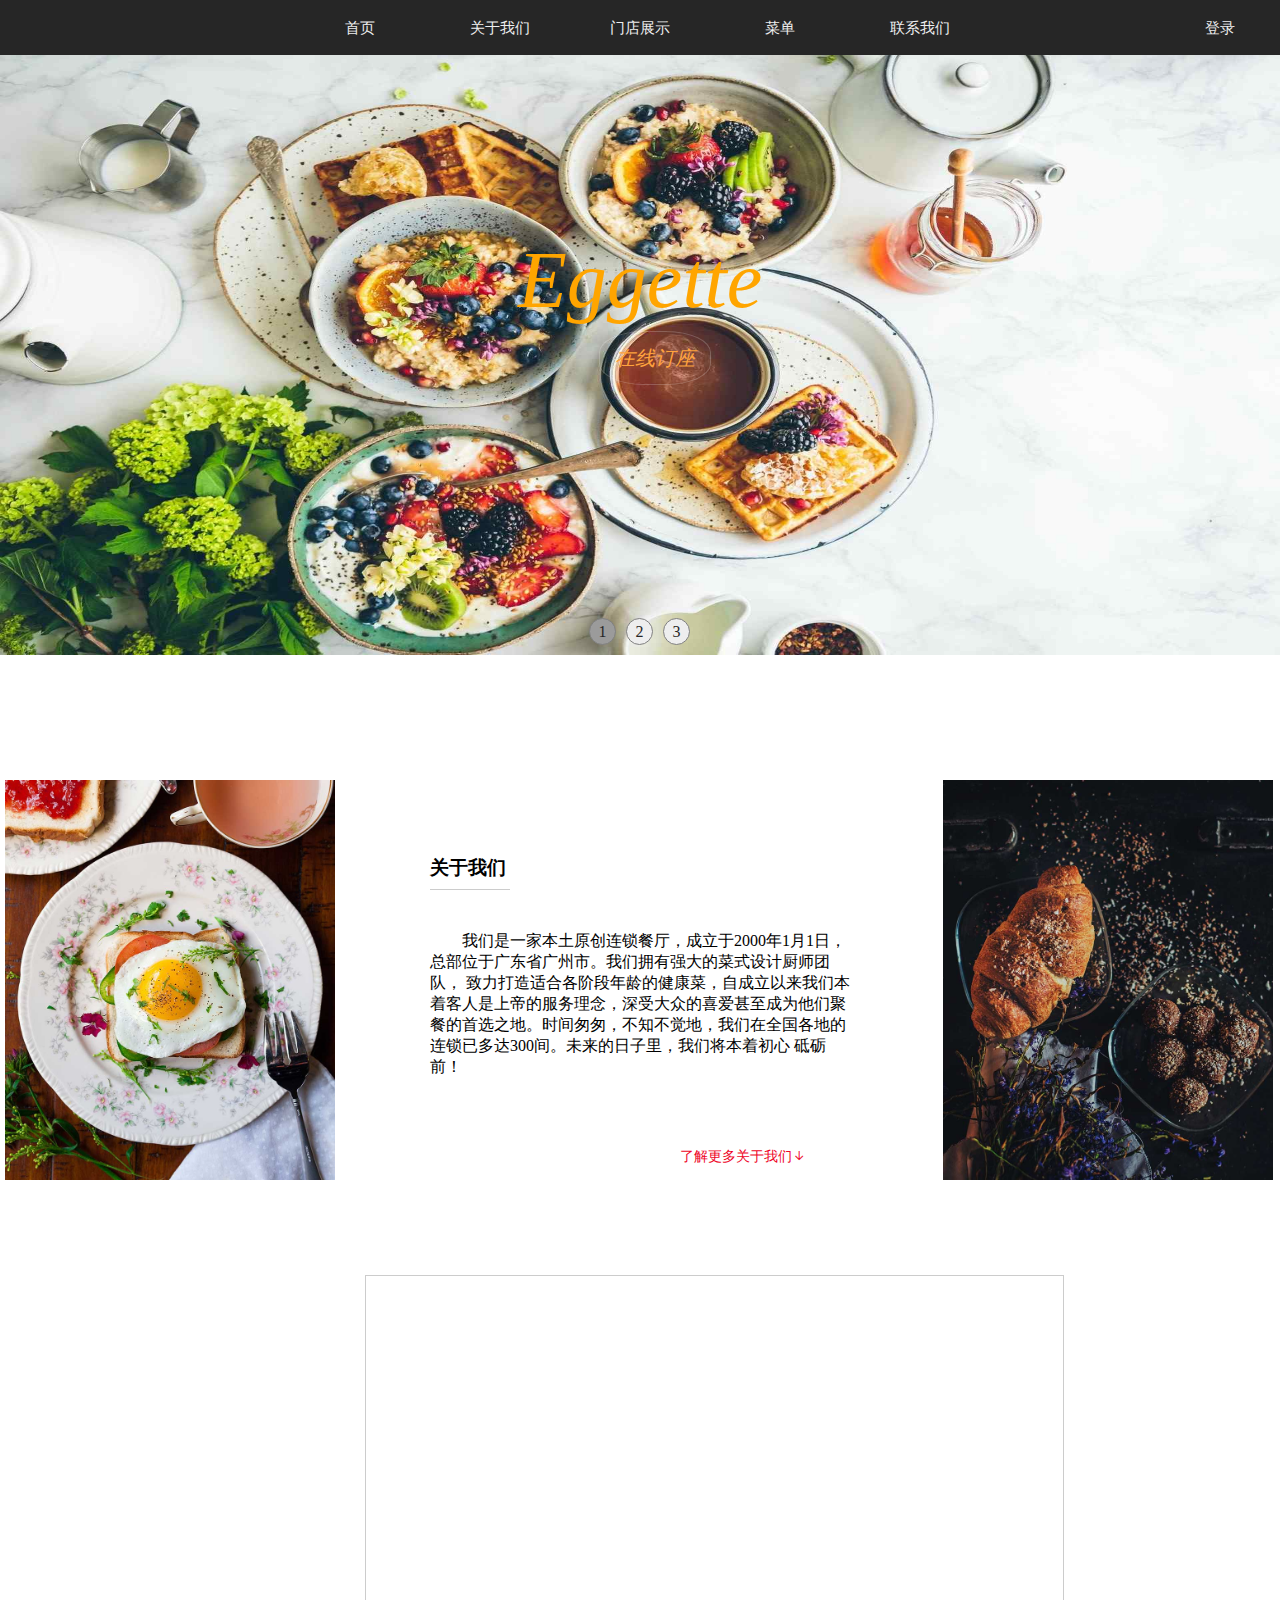
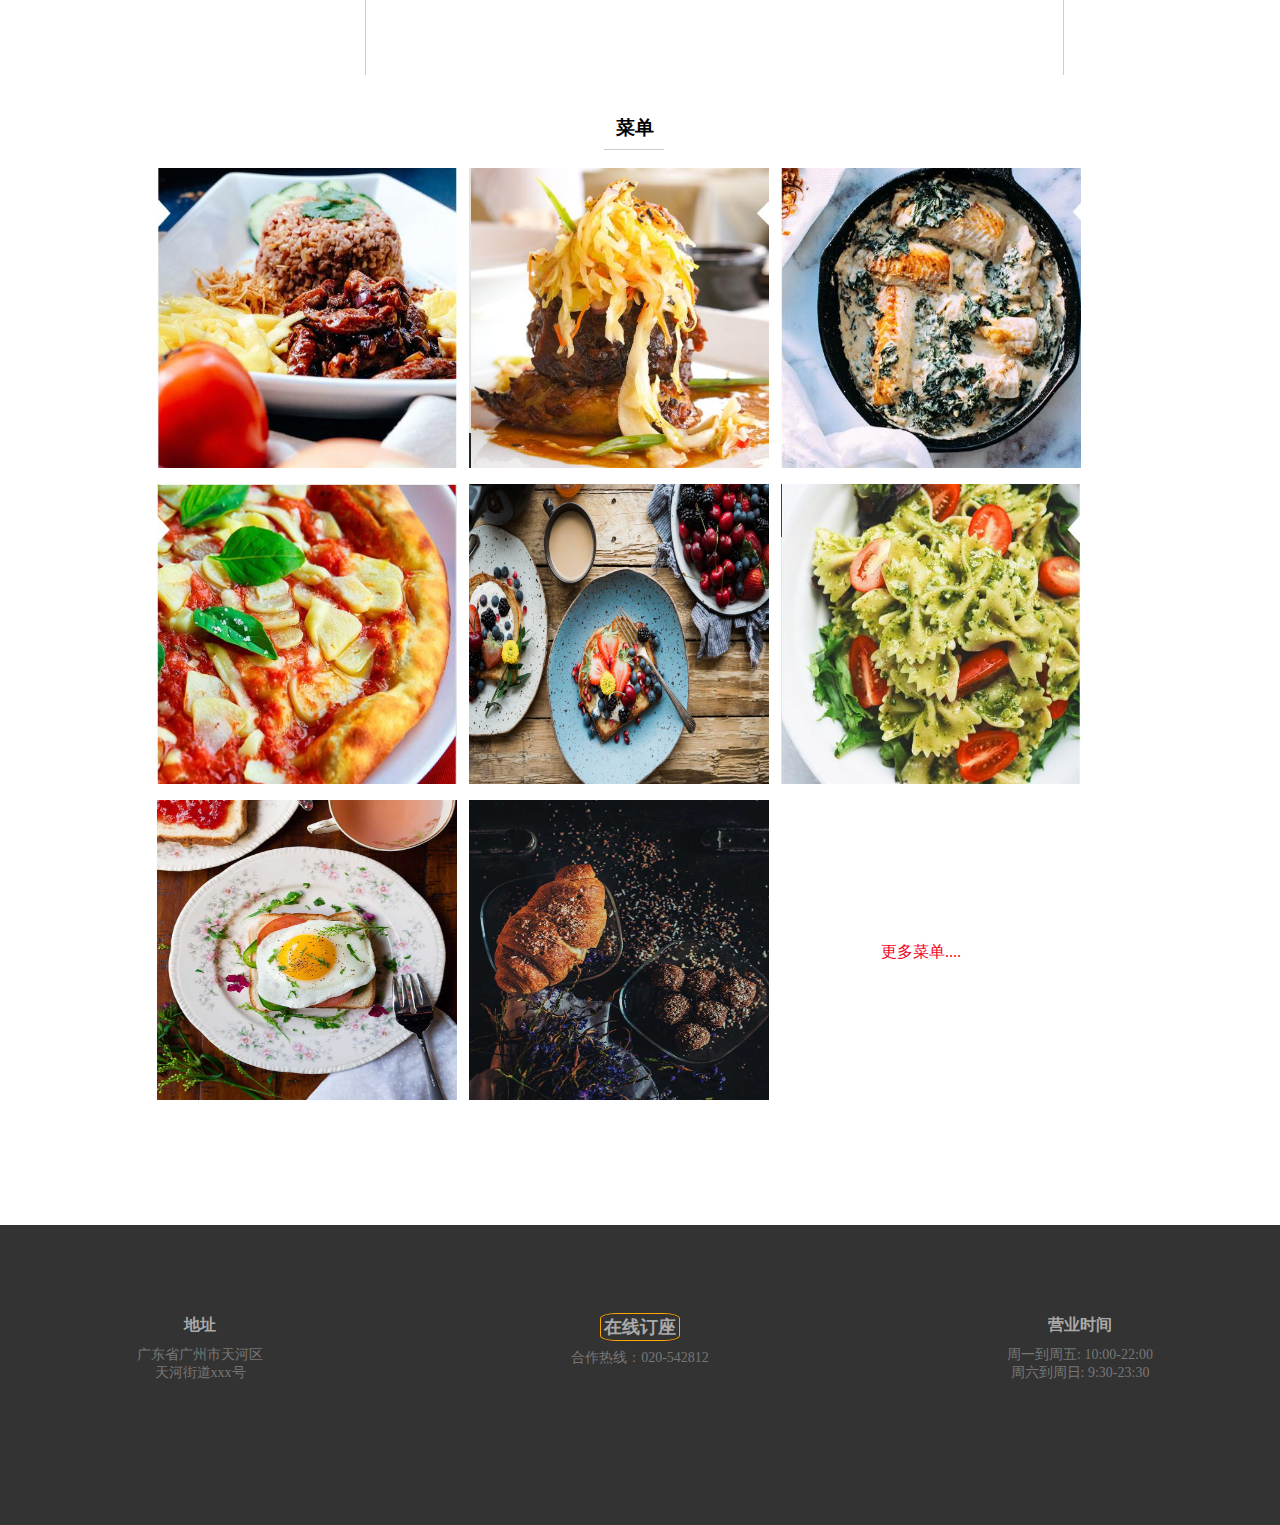
<file: index.html>
<!DOCTYPE html>
<html lang="en">
<head>
    <meta charset="UTF-8">
    <meta name="viewport" content="width=device-width, initial-scale=1.0">
    <title>鸡蛋仔餐饮连锁</title>
    <link rel="icon" href="favicon.ico" >
    <!-- 标签页的图标，找一个格式为ico的图标并引入 -->
    <link rel="stylesheet" href="./css/reset.css"> 
    <link rel="stylesheet" href="./css/index.css"> 
    <script src="./js/index.js"></script>
</head>
<body>
    <!-- 头部导航条 -->
    <div id="nav">
        <div class="nav-content clearF" >
            <ul>
                <li>
                    <a href="#banner">首页</a>
                </li>
            </ul>
            <ul>
                <li>
                    <a href="#aboutUs">关于我们</a>
                </li>
            </ul>
            <ul>
                <li>
                    <a href="#unLineShop">门店展示</a>
                </li>
            </ul>
            <ul>
                <li>
                    <a href="#menu">菜单</a>
                </li>
            </ul>
            <ul>
                <li>
                    <a href="#contactUs">联系我们</a>
                </li>
            </ul>
            <div class="login">
                <a href="#">登录</a>
            </div>
        </div>
    </div>
     <!-- 头部导航条结束 -->

     <!-- 轮播图 -->
     <div id="banner">
         <ul id="bannerImg" class="clearF">
             <li>
                 <a href="#"><img src="./img/a.jpg" alt=""></a>
             </li>
             <li>
                <a href="#"><img src="./img/b.jpg" alt=""></a>
            </li>
             <li>
                <a href="#"><img src="./img/c.jpg" alt=""></a>
            </li>
            <li>
                <a href="#"><img src="./img/a.jpg" alt=""></a>
            </li>
         </ul>
         <ul id="bannerNum" class="clearF" >
            <li>1</li>
            <li>2</li>
            <li>3</li>
         </ul>
         <em>Eggette</em>
         <div class="call">
            <a  href="#">在线订座</a> 
         </div>
      
     </div>
     <!-- 轮播图结束 -->
    
     <!-- 关于我们 -->
     <div id="aboutUs" class="clearF">
        <div class="left">
            <img src="./img/d.jpg" alt="" >
        </div>
        <div class="center">
            <h3>关于我们</h3>
            <p>我们是一家本土原创连锁餐厅，成立于2000年1月1日，总部位于广东省广州市。我们拥有强大的菜式设计厨师团队，
                致力打造适合各阶段年龄的健康菜，自成立以来我们本着客人是上帝的服务理念，深受大众的喜爱甚至成为他们聚
                餐的首选之地。时间匆匆，不知不觉地，我们在全国各地的连锁已多达300间。未来的日子里，我们将本着初心
                砥砺前！</p>
            <span class="iconfont">
                <a href="#unLineShop">
                    了解更多关于我们&#xe689;
                </a>
            </span>
        </div>
        <div class="right">
            <img src="./img/e.jpg" alt="" >
        </div>
     </div>
     <!-- 关于我们结束 -->

     <!-- 门店展示 -->
     <div id="unLineShop">  
         <iframe src="map.html" frameborder="0" ></iframe>
     </div>
     <!-- 门店展示结束 -->

     <!-- 菜单 -->
     <div id="menu">
        <h3>菜单</h3>
        <table class="box">
            <tr>
                <td>
                    <img src="./img/menu3.jpg" alt="">
                </td>
                <td>
                    <img src="./img/menu5.jpg" alt="">
                </td>
                <td>
                    <img src="./img/menu2.jpg" alt="">
                </td>
            </tr> 
            <tr>
                <td>
                    <img src="./img/menu4.jpg" alt="">
                </td>
                <td>
                    <img src="./img/meun6.jpg" alt="">
                </td>
                <td>
                    <img src="./img/menu1.jpg" alt="">
                </td>
            </tr>
            <tr>
                <td>
                    <img src="./img/d.jpg" alt="">
                </td>
                <td>
                    <img src="./img/e.jpg" alt="">
                </td>
                <td>
                    <a href="#">更多菜单....</a>
                </td>
            </tr>
        </table>
     </div>
     <!-- 菜单结束 -->

     <!-- 联系我们 -->
     <div id="contactUs">
        <div class="left">
                <h3>地址</h3>
                <p>广东省广州市天河区</p>
                <p>天河街道xxx号</p>
        </div>
        <div class="center">      
                <h3><a href="#">在线订座</a></h3> 
                <p>合作热线：020-542812  </p> 
        </div>
        <div class="right">
                <h3>营业时间</h3>
                <p>周一到周五: 10:00-22:00</p>
                <p>周六到周日: 9:30-23:30</p>
        </div>
       
     </div>
     <!-- 联系我们结束 -->


     <!-- 待完成功能
    1）实现登录按钮（弹窗）
    2）门店展示部分
    3）更多菜单
    4）订座功能（弹窗）
    -->



   


     
</body>
</html>
</file>
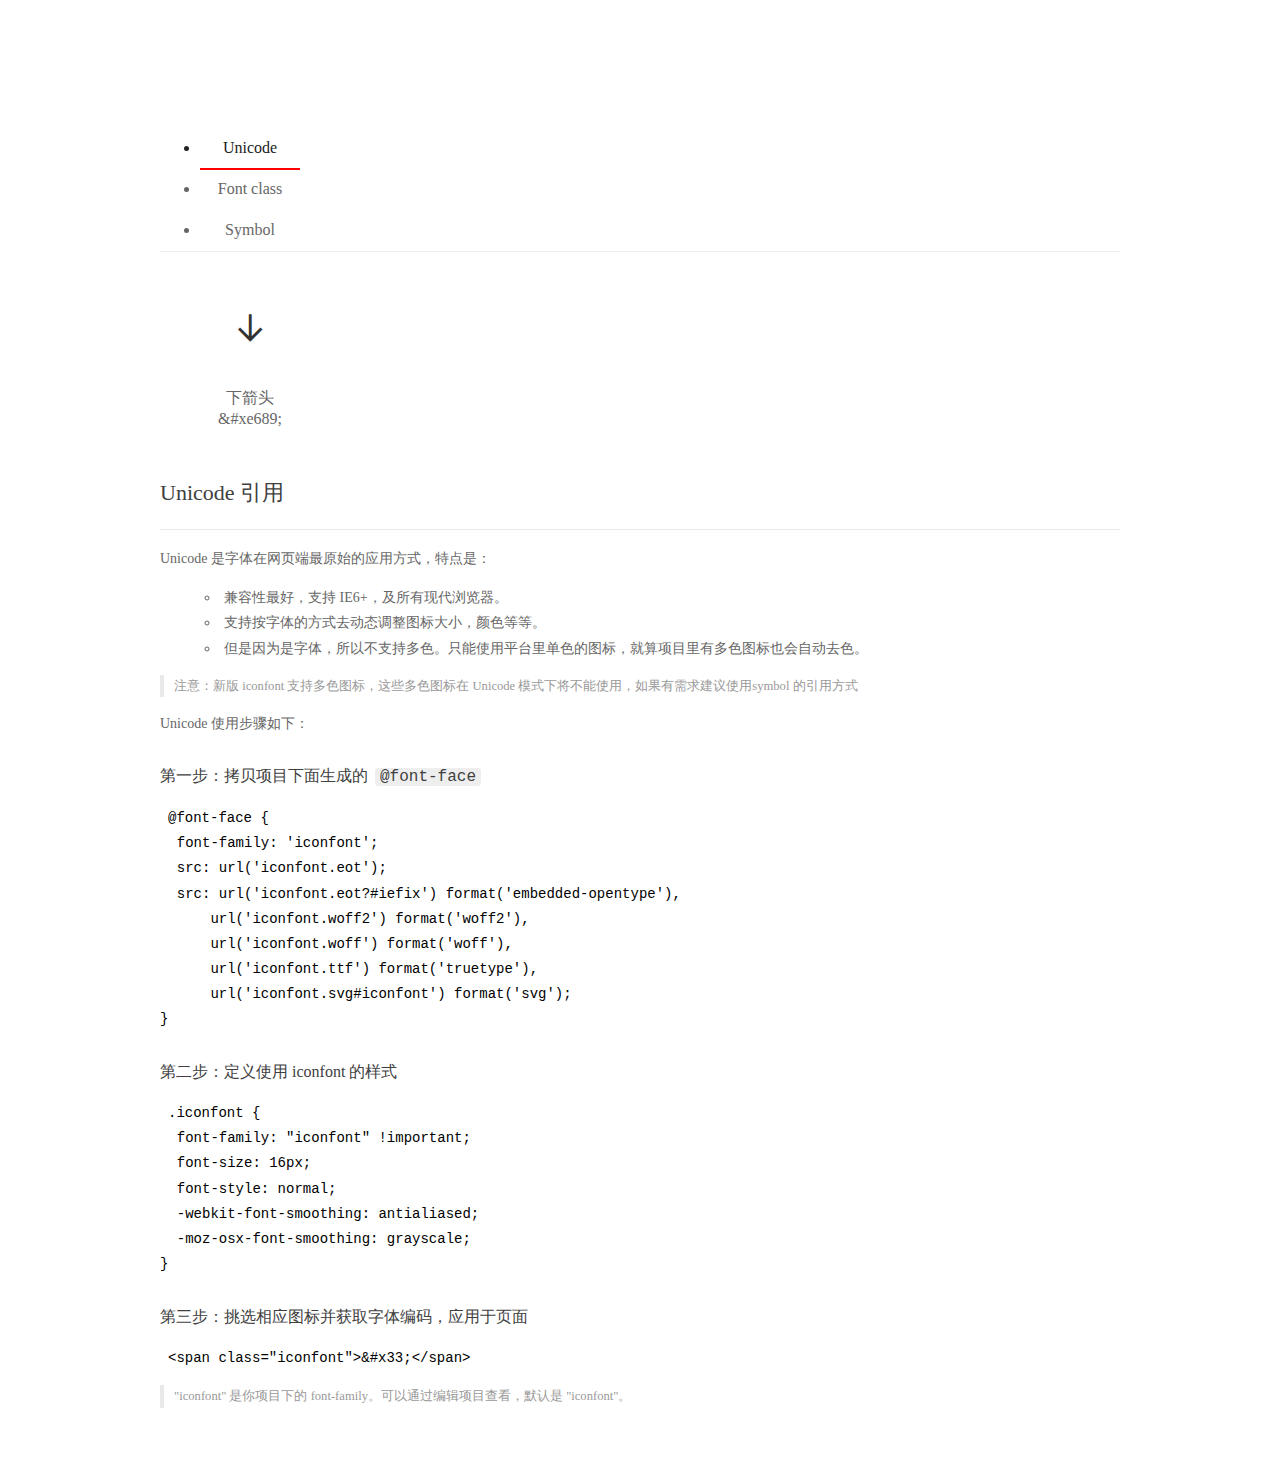
<file: img/font_r8l1mzgpeh/demo_index.html>
<!DOCTYPE html>
<html>
<head>
  <meta charset="utf-8"/>
  <title>IconFont Demo</title>
  <link rel="shortcut icon" href="https://gtms04.alicdn.com/tps/i4/TB1_oz6GVXXXXaFXpXXJDFnIXXX-64-64.ico" type="image/x-icon"/>
  <link rel="stylesheet" href="https://g.alicdn.com/thx/cube/1.3.2/cube.min.css">
  <link rel="stylesheet" href="demo.css">
  <link rel="stylesheet" href="iconfont.css">
  <script src="iconfont.js"></script>
  <!-- jQuery -->
  <script src="https://a1.alicdn.com/oss/uploads/2018/12/26/7bfddb60-08e8-11e9-9b04-53e73bb6408b.js"></script>
  <!-- 代码高亮 -->
  <script src="https://a1.alicdn.com/oss/uploads/2018/12/26/a3f714d0-08e6-11e9-8a15-ebf944d7534c.js"></script>
</head>
<body>
  <div class="main">
    <h1 class="logo"><a href="https://www.iconfont.cn/" title="iconfont 首页" target="_blank">&#xe86b;</a></h1>
    <div class="nav-tabs">
      <ul id="tabs" class="dib-box">
        <li class="dib active"><span>Unicode</span></li>
        <li class="dib"><span>Font class</span></li>
        <li class="dib"><span>Symbol</span></li>
      </ul>
      
    </div>
    <div class="tab-container">
      <div class="content unicode" style="display: block;">
          <ul class="icon_lists dib-box">
          
            <li class="dib">
              <span class="icon iconfont">&#xe689;</span>
                <div class="name">下箭头</div>
                <div class="code-name">&amp;#xe689;</div>
              </li>
          
          </ul>
          <div class="article markdown">
          <h2 id="unicode-">Unicode 引用</h2>
          <hr>

          <p>Unicode 是字体在网页端最原始的应用方式，特点是：</p>
          <ul>
            <li>兼容性最好，支持 IE6+，及所有现代浏览器。</li>
            <li>支持按字体的方式去动态调整图标大小，颜色等等。</li>
            <li>但是因为是字体，所以不支持多色。只能使用平台里单色的图标，就算项目里有多色图标也会自动去色。</li>
          </ul>
          <blockquote>
            <p>注意：新版 iconfont 支持多色图标，这些多色图标在 Unicode 模式下将不能使用，如果有需求建议使用symbol 的引用方式</p>
          </blockquote>
          <p>Unicode 使用步骤如下：</p>
          <h3 id="-font-face">第一步：拷贝项目下面生成的 <code>@font-face</code></h3>
<pre><code class="language-css"
>@font-face {
  font-family: 'iconfont';
  src: url('iconfont.eot');
  src: url('iconfont.eot?#iefix') format('embedded-opentype'),
      url('iconfont.woff2') format('woff2'),
      url('iconfont.woff') format('woff'),
      url('iconfont.ttf') format('truetype'),
      url('iconfont.svg#iconfont') format('svg');
}
</code></pre>
          <h3 id="-iconfont-">第二步：定义使用 iconfont 的样式</h3>
<pre><code class="language-css"
>.iconfont {
  font-family: "iconfont" !important;
  font-size: 16px;
  font-style: normal;
  -webkit-font-smoothing: antialiased;
  -moz-osx-font-smoothing: grayscale;
}
</code></pre>
          <h3 id="-">第三步：挑选相应图标并获取字体编码，应用于页面</h3>
<pre>
<code class="language-html"
>&lt;span class="iconfont"&gt;&amp;#x33;&lt;/span&gt;
</code></pre>
          <blockquote>
            <p>"iconfont" 是你项目下的 font-family。可以通过编辑项目查看，默认是 "iconfont"。</p>
          </blockquote>
          </div>
      </div>
      <div class="content font-class">
        <ul class="icon_lists dib-box">
          
          <li class="dib">
            <span class="icon iconfont icon-xiajiantou"></span>
            <div class="name">
              下箭头
            </div>
            <div class="code-name">.icon-xiajiantou
            </div>
          </li>
          
        </ul>
        <div class="article markdown">
        <h2 id="font-class-">font-class 引用</h2>
        <hr>

        <p>font-class 是 Unicode 使用方式的一种变种，主要是解决 Unicode 书写不直观，语意不明确的问题。</p>
        <p>与 Unicode 使用方式相比，具有如下特点：</p>
        <ul>
          <li>兼容性良好，支持 IE8+，及所有现代浏览器。</li>
          <li>相比于 Unicode 语意明确，书写更直观。可以很容易分辨这个 icon 是什么。</li>
          <li>因为使用 class 来定义图标，所以当要替换图标时，只需要修改 class 里面的 Unicode 引用。</li>
          <li>不过因为本质上还是使用的字体，所以多色图标还是不支持的。</li>
        </ul>
        <p>使用步骤如下：</p>
        <h3 id="-fontclass-">第一步：引入项目下面生成的 fontclass 代码：</h3>
<pre><code class="language-html">&lt;link rel="stylesheet" href="./iconfont.css"&gt;
</code></pre>
        <h3 id="-">第二步：挑选相应图标并获取类名，应用于页面：</h3>
<pre><code class="language-html">&lt;span class="iconfont icon-xxx"&gt;&lt;/span&gt;
</code></pre>
        <blockquote>
          <p>"
            iconfont" 是你项目下的 font-family。可以通过编辑项目查看，默认是 "iconfont"。</p>
        </blockquote>
      </div>
      </div>
      <div class="content symbol">
          <ul class="icon_lists dib-box">
          
            <li class="dib">
                <svg class="icon svg-icon" aria-hidden="true">
                  <use xlink:href="#icon-xiajiantou"></use>
                </svg>
                <div class="name">下箭头</div>
                <div class="code-name">#icon-xiajiantou</div>
            </li>
          
          </ul>
          <div class="article markdown">
          <h2 id="symbol-">Symbol 引用</h2>
          <hr>

          <p>这是一种全新的使用方式，应该说这才是未来的主流，也是平台目前推荐的用法。相关介绍可以参考这篇<a href="">文章</a>
            这种用法其实是做了一个 SVG 的集合，与另外两种相比具有如下特点：</p>
          <ul>
            <li>支持多色图标了，不再受单色限制。</li>
            <li>通过一些技巧，支持像字体那样，通过 <code>font-size</code>, <code>color</code> 来调整样式。</li>
            <li>兼容性较差，支持 IE9+，及现代浏览器。</li>
            <li>浏览器渲染 SVG 的性能一般，还不如 png。</li>
          </ul>
          <p>使用步骤如下：</p>
          <h3 id="-symbol-">第一步：引入项目下面生成的 symbol 代码：</h3>
<pre><code class="language-html">&lt;script src="./iconfont.js"&gt;&lt;/script&gt;
</code></pre>
          <h3 id="-css-">第二步：加入通用 CSS 代码（引入一次就行）：</h3>
<pre><code class="language-html">&lt;style&gt;
.icon {
  width: 1em;
  height: 1em;
  vertical-align: -0.15em;
  fill: currentColor;
  overflow: hidden;
}
&lt;/style&gt;
</code></pre>
          <h3 id="-">第三步：挑选相应图标并获取类名，应用于页面：</h3>
<pre><code class="language-html">&lt;svg class="icon" aria-hidden="true"&gt;
  &lt;use xlink:href="#icon-xxx"&gt;&lt;/use&gt;
&lt;/svg&gt;
</code></pre>
          </div>
      </div>

    </div>
  </div>
  <script>
  $(document).ready(function () {
      $('.tab-container .content:first').show()

      $('#tabs li').click(function (e) {
        var tabContent = $('.tab-container .content')
        var index = $(this).index()

        if ($(this).hasClass('active')) {
          return
        } else {
          $('#tabs li').removeClass('active')
          $(this).addClass('active')

          tabContent.hide().eq(index).fadeIn()
        }
      })
    })
  </script>
</body>
</html>
</file>
<file: img/font_r8l1mzgpeh/demo.css>
/* Logo 字体 */
@font-face {
  font-family: "iconfont logo";
  src: url('https://at.alicdn.com/t/font_985780_km7mi63cihi.eot?t=1545807318834');
  src: url('https://at.alicdn.com/t/font_985780_km7mi63cihi.eot?t=1545807318834#iefix') format('embedded-opentype'),
    url('https://at.alicdn.com/t/font_985780_km7mi63cihi.woff?t=1545807318834') format('woff'),
    url('https://at.alicdn.com/t/font_985780_km7mi63cihi.ttf?t=1545807318834') format('truetype'),
    url('https://at.alicdn.com/t/font_985780_km7mi63cihi.svg?t=1545807318834#iconfont') format('svg');
}

.logo {
  font-family: "iconfont logo";
  font-size: 160px;
  font-style: normal;
  -webkit-font-smoothing: antialiased;
  -moz-osx-font-smoothing: grayscale;
}

/* tabs */
.nav-tabs {
  position: relative;
}

.nav-tabs .nav-more {
  position: absolute;
  right: 0;
  bottom: 0;
  height: 42px;
  line-height: 42px;
  color: #666;
}

#tabs {
  border-bottom: 1px solid #eee;
}

#tabs li {
  cursor: pointer;
  width: 100px;
  height: 40px;
  line-height: 40px;
  text-align: center;
  font-size: 16px;
  border-bottom: 2px solid transparent;
  position: relative;
  z-index: 1;
  margin-bottom: -1px;
  color: #666;
}


#tabs .active {
  border-bottom-color: #f00;
  color: #222;
}

.tab-container .content {
  display: none;
}

/* 页面布局 */
.main {
  padding: 30px 100px;
  width: 960px;
  margin: 0 auto;
}

.main .logo {
  color: #333;
  text-align: left;
  margin-bottom: 30px;
  line-height: 1;
  height: 110px;
  margin-top: -50px;
  overflow: hidden;
  *zoom: 1;
}

.main .logo a {
  font-size: 160px;
  color: #333;
}

.helps {
  margin-top: 40px;
}

.helps pre {
  padding: 20px;
  margin: 10px 0;
  border: solid 1px #e7e1cd;
  background-color: #fffdef;
  overflow: auto;
}

.icon_lists {
  width: 100% !important;
  overflow: hidden;
  *zoom: 1;
}

.icon_lists li {
  width: 100px;
  margin-bottom: 10px;
  margin-right: 20px;
  text-align: center;
  list-style: none !important;
  cursor: default;
}

.icon_lists li .code-name {
  line-height: 1.2;
}

.icon_lists .icon {
  display: block;
  height: 100px;
  line-height: 100px;
  font-size: 42px;
  margin: 10px auto;
  color: #333;
  -webkit-transition: font-size 0.25s linear, width 0.25s linear;
  -moz-transition: font-size 0.25s linear, width 0.25s linear;
  transition: font-size 0.25s linear, width 0.25s linear;
}

.icon_lists .icon:hover {
  font-size: 100px;
}

.icon_lists .svg-icon {
  /* 通过设置 font-size 来改变图标大小 */
  width: 1em;
  /* 图标和文字相邻时，垂直对齐 */
  vertical-align: -0.15em;
  /* 通过设置 color 来改变 SVG 的颜色/fill */
  fill: currentColor;
  /* path 和 stroke 溢出 viewBox 部分在 IE 下会显示
      normalize.css 中也包含这行 */
  overflow: hidden;
}

.icon_lists li .name,
.icon_lists li .code-name {
  color: #666;
}

/* markdown 样式 */
.markdown {
  color: #666;
  font-size: 14px;
  line-height: 1.8;
}

.highlight {
  line-height: 1.5;
}

.markdown img {
  vertical-align: middle;
  max-width: 100%;
}

.markdown h1 {
  color: #404040;
  font-weight: 500;
  line-height: 40px;
  margin-bottom: 24px;
}

.markdown h2,
.markdown h3,
.markdown h4,
.markdown h5,
.markdown h6 {
  color: #404040;
  margin: 1.6em 0 0.6em 0;
  font-weight: 500;
  clear: both;
}

.markdown h1 {
  font-size: 28px;
}

.markdown h2 {
  font-size: 22px;
}

.markdown h3 {
  font-size: 16px;
}

.markdown h4 {
  font-size: 14px;
}

.markdown h5 {
  font-size: 12px;
}

.markdown h6 {
  font-size: 12px;
}

.markdown hr {
  height: 1px;
  border: 0;
  background: #e9e9e9;
  margin: 16px 0;
  clear: both;
}

.markdown p {
  margin: 1em 0;
}

.markdown>p,
.markdown>blockquote,
.markdown>.highlight,
.markdown>ol,
.markdown>ul {
  width: 80%;
}

.markdown ul>li {
  list-style: circle;
}

.markdown>ul li,
.markdown blockquote ul>li {
  margin-left: 20px;
  padding-left: 4px;
}

.markdown>ul li p,
.markdown>ol li p {
  margin: 0.6em 0;
}

.markdown ol>li {
  list-style: decimal;
}

.markdown>ol li,
.markdown blockquote ol>li {
  margin-left: 20px;
  padding-left: 4px;
}

.markdown code {
  margin: 0 3px;
  padding: 0 5px;
  background: #eee;
  border-radius: 3px;
}

.markdown strong,
.markdown b {
  font-weight: 600;
}

.markdown>table {
  border-collapse: collapse;
  border-spacing: 0px;
  empty-cells: show;
  border: 1px solid #e9e9e9;
  width: 95%;
  margin-bottom: 24px;
}

.markdown>table th {
  white-space: nowrap;
  color: #333;
  font-weight: 600;
}

.markdown>table th,
.markdown>table td {
  border: 1px solid #e9e9e9;
  padding: 8px 16px;
  text-align: left;
}

.markdown>table th {
  background: #F7F7F7;
}

.markdown blockquote {
  font-size: 90%;
  color: #999;
  border-left: 4px solid #e9e9e9;
  padding-left: 0.8em;
  margin: 1em 0;
}

.markdown blockquote p {
  margin: 0;
}

.markdown .anchor {
  opacity: 0;
  transition: opacity 0.3s ease;
  margin-left: 8px;
}

.markdown .waiting {
  color: #ccc;
}

.markdown h1:hover .anchor,
.markdown h2:hover .anchor,
.markdown h3:hover .anchor,
.markdown h4:hover .anchor,
.markdown h5:hover .anchor,
.markdown h6:hover .anchor {
  opacity: 1;
  display: inline-block;
}

.markdown>br,
.markdown>p>br {
  clear: both;
}


.hljs {
  display: block;
  background: white;
  padding: 0.5em;
  color: #333333;
  overflow-x: auto;
}

.hljs-comment,
.hljs-meta {
  color: #969896;
}

.hljs-string,
.hljs-variable,
.hljs-template-variable,
.hljs-strong,
.hljs-emphasis,
.hljs-quote {
  color: #df5000;
}

.hljs-keyword,
.hljs-selector-tag,
.hljs-type {
  color: #a71d5d;
}

.hljs-literal,
.hljs-symbol,
.hljs-bullet,
.hljs-attribute {
  color: #0086b3;
}

.hljs-section,
.hljs-name {
  color: #63a35c;
}

.hljs-tag {
  color: #333333;
}

.hljs-title,
.hljs-attr,
.hljs-selector-id,
.hljs-selector-class,
.hljs-selector-attr,
.hljs-selector-pseudo {
  color: #795da3;
}

.hljs-addition {
  color: #55a532;
  background-color: #eaffea;
}

.hljs-deletion {
  color: #bd2c00;
  background-color: #ffecec;
}

.hljs-link {
  text-decoration: underline;
}

/* 代码高亮 */
/* PrismJS 1.15.0
https://prismjs.com/download.html#themes=prism&languages=markup+css+clike+javascript */
/**
 * prism.js default theme for JavaScript, CSS and HTML
 * Based on dabblet (http://dabblet.com)
 * @author Lea Verou
 */
code[class*="language-"],
pre[class*="language-"] {
  color: black;
  background: none;
  text-shadow: 0 1px white;
  font-family: Consolas, Monaco, 'Andale Mono', 'Ubuntu Mono', monospace;
  text-align: left;
  white-space: pre;
  word-spacing: normal;
  word-break: normal;
  word-wrap: normal;
  line-height: 1.5;

  -moz-tab-size: 4;
  -o-tab-size: 4;
  tab-size: 4;

  -webkit-hyphens: none;
  -moz-hyphens: none;
  -ms-hyphens: none;
  hyphens: none;
}

pre[class*="language-"]::-moz-selection,
pre[class*="language-"] ::-moz-selection,
code[class*="language-"]::-moz-selection,
code[class*="language-"] ::-moz-selection {
  text-shadow: none;
  background: #b3d4fc;
}

pre[class*="language-"]::selection,
pre[class*="language-"] ::selection,
code[class*="language-"]::selection,
code[class*="language-"] ::selection {
  text-shadow: none;
  background: #b3d4fc;
}

@media print {

  code[class*="language-"],
  pre[class*="language-"] {
    text-shadow: none;
  }
}

/* Code blocks */
pre[class*="language-"] {
  padding: 1em;
  margin: .5em 0;
  overflow: auto;
}

:not(pre)>code[class*="language-"],
pre[class*="language-"] {
  background: #f5f2f0;
}

/* Inline code */
:not(pre)>code[class*="language-"] {
  padding: .1em;
  border-radius: .3em;
  white-space: normal;
}

.token.comment,
.token.prolog,
.token.doctype,
.token.cdata {
  color: slategray;
}

.token.punctuation {
  color: #999;
}

.namespace {
  opacity: .7;
}

.token.property,
.token.tag,
.token.boolean,
.token.number,
.token.constant,
.token.symbol,
.token.deleted {
  color: #905;
}

.token.selector,
.token.attr-name,
.token.string,
.token.char,
.token.builtin,
.token.inserted {
  color: #690;
}

.token.operator,
.token.entity,
.token.url,
.language-css .token.string,
.style .token.string {
  color: #9a6e3a;
  background: hsla(0, 0%, 100%, .5);
}

.token.atrule,
.token.attr-value,
.token.keyword {
  color: #07a;
}

.token.function,
.token.class-name {
  color: #DD4A68;
}

.token.regex,
.token.important,
.token.variable {
  color: #e90;
}

.token.important,
.token.bold {
  font-weight: bold;
}

.token.italic {
  font-style: italic;
}

.token.entity {
  cursor: help;
}
</file>
<file: img/font_r8l1mzgpeh/iconfont.css>
@font-face {font-family: "iconfont";
  src: url('iconfont.eot?t=1583297857747'); /* IE9 */
  src: url('iconfont.eot?t=1583297857747#iefix') format('embedded-opentype'), /* IE6-IE8 */
  url('[data-uri]') format('woff2'),
  url('iconfont.woff?t=1583297857747') format('woff'),
  url('iconfont.ttf?t=1583297857747') format('truetype'), /* chrome, firefox, opera, Safari, Android, iOS 4.2+ */
  url('iconfont.svg?t=1583297857747#iconfont') format('svg'); /* iOS 4.1- */
}

.iconfont {
  font-family: "iconfont" !important;
  font-size: 16px;
  font-style: normal;
  -webkit-font-smoothing: antialiased;
  -moz-osx-font-smoothing: grayscale;
}

.icon-xiajiantou:before {
  content: "\e689";
}
</file>
<file: css/index.css>
@import 'reset.css';

/* 头部导航条 */
#nav{
   width: 100%;
   height: 35px;
   line-height: 35px;
   background-color: #262626;
   padding: 10px 0;
   position: fixed;
   left: 0px;
   top: 0px;
   /* 三条属性设置导航栏固定 */
   z-index: 3;
}
#nav .nav-content{
    width: 700px;
    height: 35px;
    margin:0 auto;
    /* 使内容区宽度随页面大小自动缩放 */
    background-color:#262626;
}
#nav li{
    width: 140px;
    text-align: center;
}
#nav a{
    font-size: 15px;
    color: #EEEEEE;
    margin: 0px 40px;
    padding: 5px 0px;
}
#nav .login{
    position: absolute;
    top: 10px;
    right: 5px;
}

/* 轮播图 */
#banner{
    width: 1280px;
    height: 600px;
    margin-top: 55px;
    margin-left: 0px;
    overflow: hidden;
    /* 把图片横向排列，并隐藏溢出部分 */
    position: relative;
}
#bannerImg{
    /* 四张图片宽度1280*4=5120 */
    width: 5120px;
    height: 600px;
}
#bannerImg img{
    width: 1280px;
    height: 600px;
    display: block;
}
#bannerNum{
    width: 112px;
    height: 32px;
    position: absolute;
    /* 相对于父级定位 */
    bottom: 10px;
    left: 50%;
    margin-left: -56px;
    /* 居中显示 */
    /* border: 1px solid red; */
}
#bannerNum li{
    float: left;
    width: 25px;
    height: 25px;
    line-height: 25px;
    border: 1px solid gray;
    border-radius: 50%;
    text-align: center;
    margin: 5px;
    background-color: #EEEEEE;
    color: #262626;
    cursor: pointer;
}
#banner em{
    position: absolute;
    top: 180px;
    left: 50%;
    margin-left: -122px;
    color:orange;
    font-size: 5em;
    font-weight: 400;
    font-family: serif;
}
#banner .call{
    position: absolute;
    top: 290px;
    left: 50%;
    margin-left: -41px;
}
#banner .call a{
    color: #ffA33E;
    font-size: 20px;
    font-family: serif;
    font-style: italic;
    padding: 15px;
    border: 1px solid rgba(255, 255, 255, 0.2);
    border-radius: 40%;
}
#banner .call a:hover{
    border-radius: 40%;
    background-color: #eee;
}

/* 关于我们 */
#aboutUs{
    width: 1280px;
    height: 500px;
    margin-top: 100px;
}
#aboutUs .left{
    position: absolute;
    left: 0;
    width: 340px;
    height: 450px;
    margin-left: 5px;
}
#aboutUs .center{
    position: absolute;
    left: 330px;
    right: 330px;
    height: 450px;
    padding: 100px 100px;
}
#aboutUs .center h3::after{
    content: '';
    width: 80px;
    height: 1px;
    border-bottom: 1px solid #ccc;
    display: inline-block;
    margin-left: -76px;
    margin-bottom: -16px;
}
#aboutUs .center p{
    font-size: 16px;
    margin-top: 50px;
    text-indent: 2em;
}
#aboutUs .center a{
    color: #ee0427;
    font-size: 14px;
    display: inline-block;
    padding-top: 70px;
    padding-left: 250px;
  }
#aboutUs .right{
    position: absolute;
    right: 0;
    width: 330px;
    height: 450px;
    margin-right: 7px;
}
#aboutUs img{
    width: 330px;
    height: 400px;
    margin: 25px 0px;
}
/* 导入自定义字体，即小图标
    1.https://www.iconfont.cn/搜索添加素材并加到购物车，下载代码
    2.打开压缩包的html文件
    3.根据手册步骤引入
    4.复制@font-face部分以及.iconfont部分
    5.把压缩包里面五个文件添加到项目font文件夹里面
    6.修改@font-face文件目录
    7.在需要的位置添加<span class="iconfont">unicode编码</span>
 */
 @font-face {
    font-family: 'iconfont';
    src: url('../font/iconfont.eot');
    src: url('../font/iconfont.eot?#iefix') format('embedded-opentype'),
        url('../font/iconfont.woff2') format('woff2'),
        url('../font/iconfont.woff') format('woff'),
        url('../font/iconfont.ttf') format('truetype'),
        url('../iconfont.svg#iconfont') format('svg');
  }
  .iconfont {
    font-family: "iconfont" !important;
    font-size: 16px;
    font-style: normal;
    -webkit-font-smoothing: antialiased;
    -moz-osx-font-smoothing: grayscale;
  }
  
 /* 门店展示 */
#unLineShop{
    width: 1280px;
    height: 450px;
    /* background-color: red; */
}
#unLineShop iframe{
    padding-top: 20px;
    width: 900px;
    height: 400px;
    position: absolute;
    right: 15px;
}

/* 菜单 */
#menu{
    width: 1280px;
    height: 1000px;
    padding: 10px 0px;
}
#menu  h3{
    text-align: center;
}
#menu  h3::after{
    content: '';
    width: 60px;
    height: 1px;
    border-bottom: 1px solid #ccc;
    display: inline-block;
    margin-left: -50px;
    margin-bottom: -16px;
}
#menu .box{
    margin: 20px 150px;
}
#menu .box tr td{
    width: 300px;
    height: 300px;
    padding :5px;
}
#menu .box tr td img{
    width: 100%;
    height: 100%;
}
#menu .box tr td a{
   color: #ee0427;
   margin-left: 100px;
   text-align: center;
}


/* 联系我们 */

#contactUs{
    width: 1280px;
    height: 300px;
    margin: 100px 0px 0px;
    background-color: #333333;
}
#contactUs .left{
    position: absolute;
    left: 0;
    width: 400px;
    height: 220px;
    text-align: center;
    padding-top: 80px;
}
#contactUs .center{
    position: absolute;
    left: 400px;
    right: 400px;
    height: 220px;
    text-align: center;
    padding-top: 80px;
}
#contactUs .right{
    position: absolute;
    right: 0;
    width: 400px;
    height: 220px;
    text-align: center;
    padding-top: 80px;
}

#contactUs h3 {
    color: #aaaaaa;
    font-size: 16px;
    margin:10px 0px;
} 
#contactUs p {
    color: #777777;
    font-size: 14px;
} 
#contactUs a {
    color: #aaaaaa;
    font-size: 18px;
    border: 1px solid orange;
    border-radius: 20%;
    padding: 3px;
}
</file>
